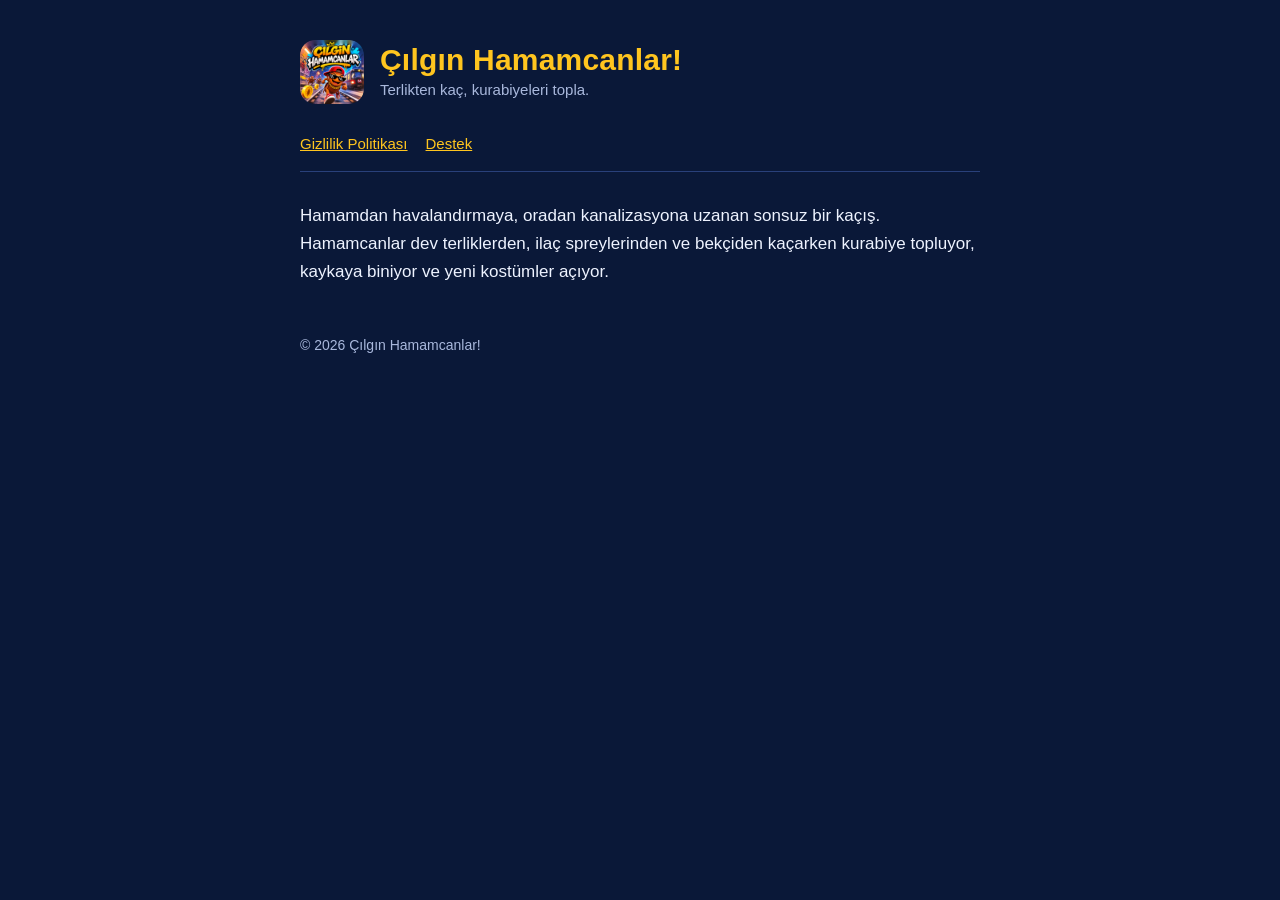
<file: index.html>
<!doctype html>
<html lang="tr"><head><meta charset="utf-8"><meta name="viewport" content="width=device-width,initial-scale=1">
<title>Çılgın Hamamcanlar!</title><link rel="stylesheet" href="style.css"></head>
<body><main>
<header><img src="icon.png" alt=""><div><h1>Çılgın Hamamcanlar!</h1><p>Terlikten kaç, kurabiyeleri topla.</p></div></header>
<nav><a href="privacy.html">Gizlilik Politikası</a><a href="support.html">Destek</a></nav>
<p>Hamamdan havalandırmaya, oradan kanalizasyona uzanan sonsuz bir kaçış. Hamamcanlar dev terliklerden, ilaç spreylerinden ve bekçiden kaçarken kurabiye topluyor, kaykaya biniyor ve yeni kostümler açıyor.</p>
<footer>© 2026 Çılgın Hamamcanlar!</footer>
</main></body></html>
</file>
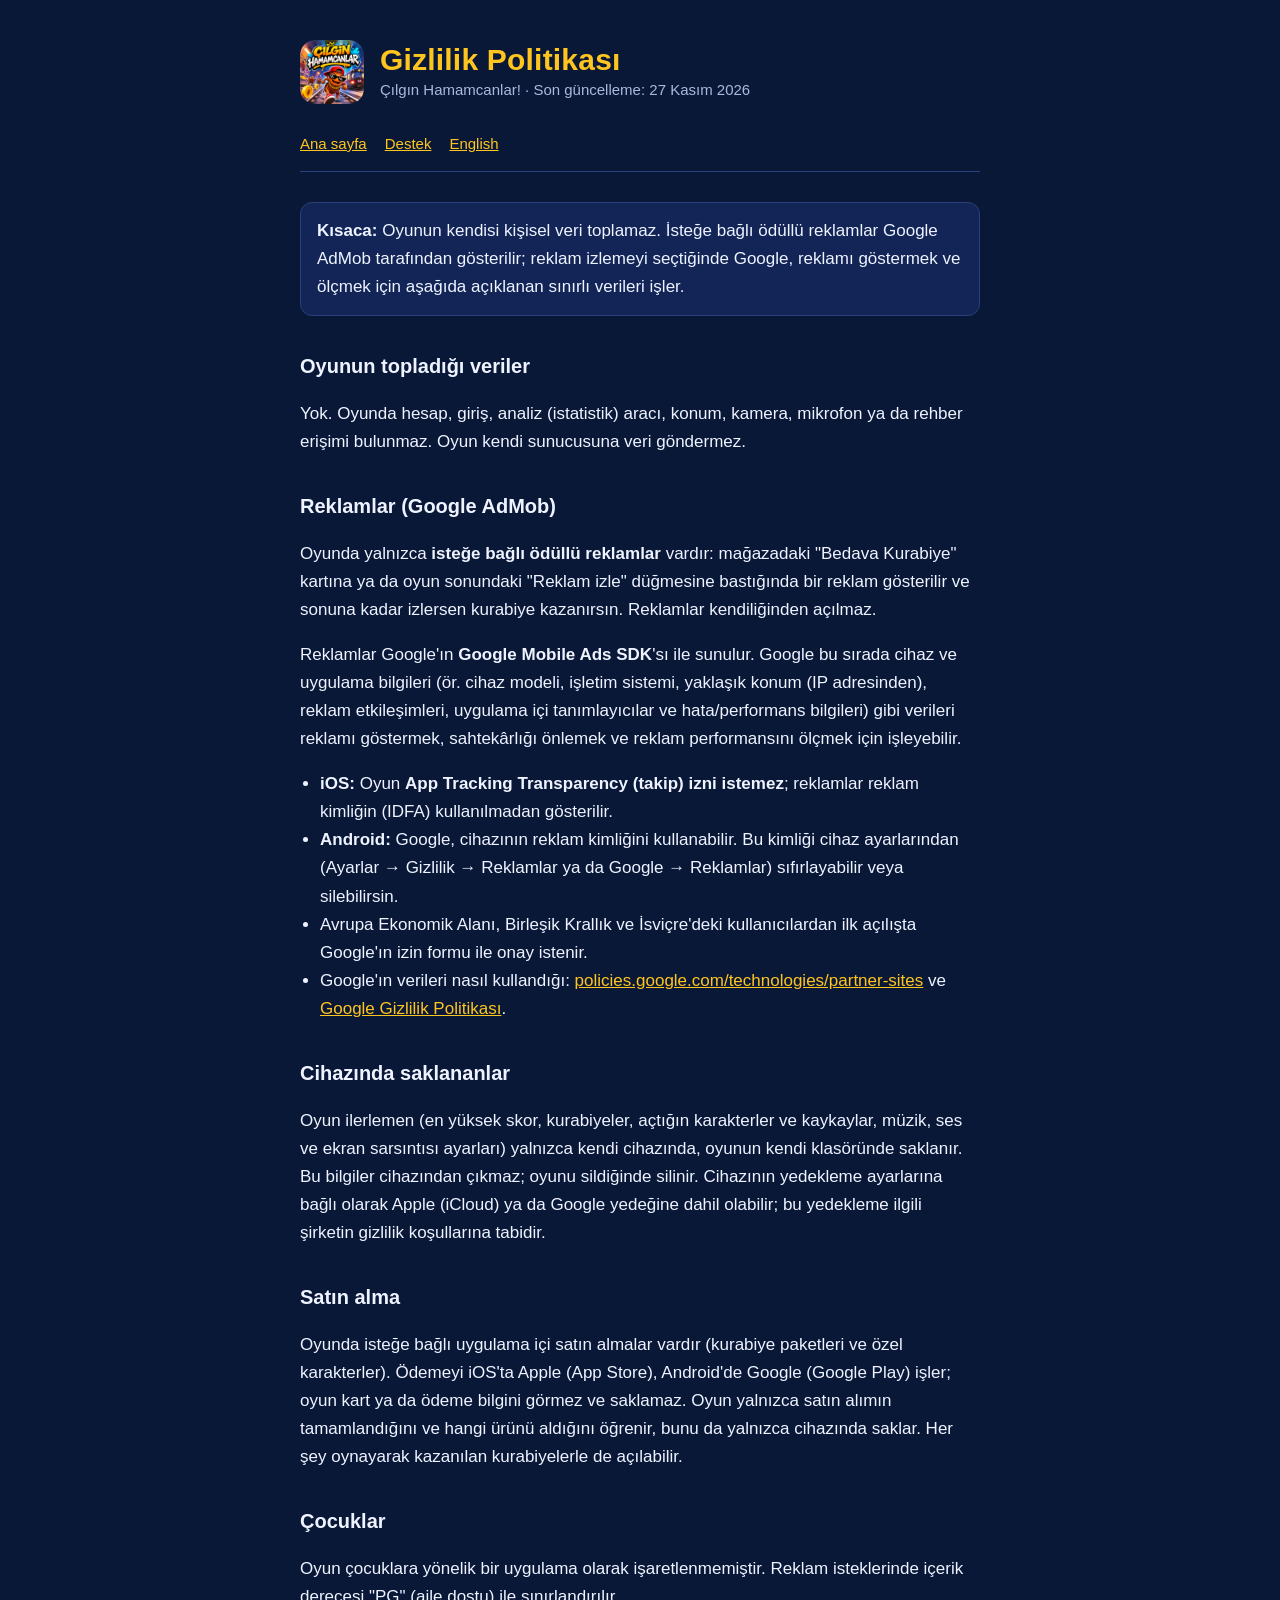
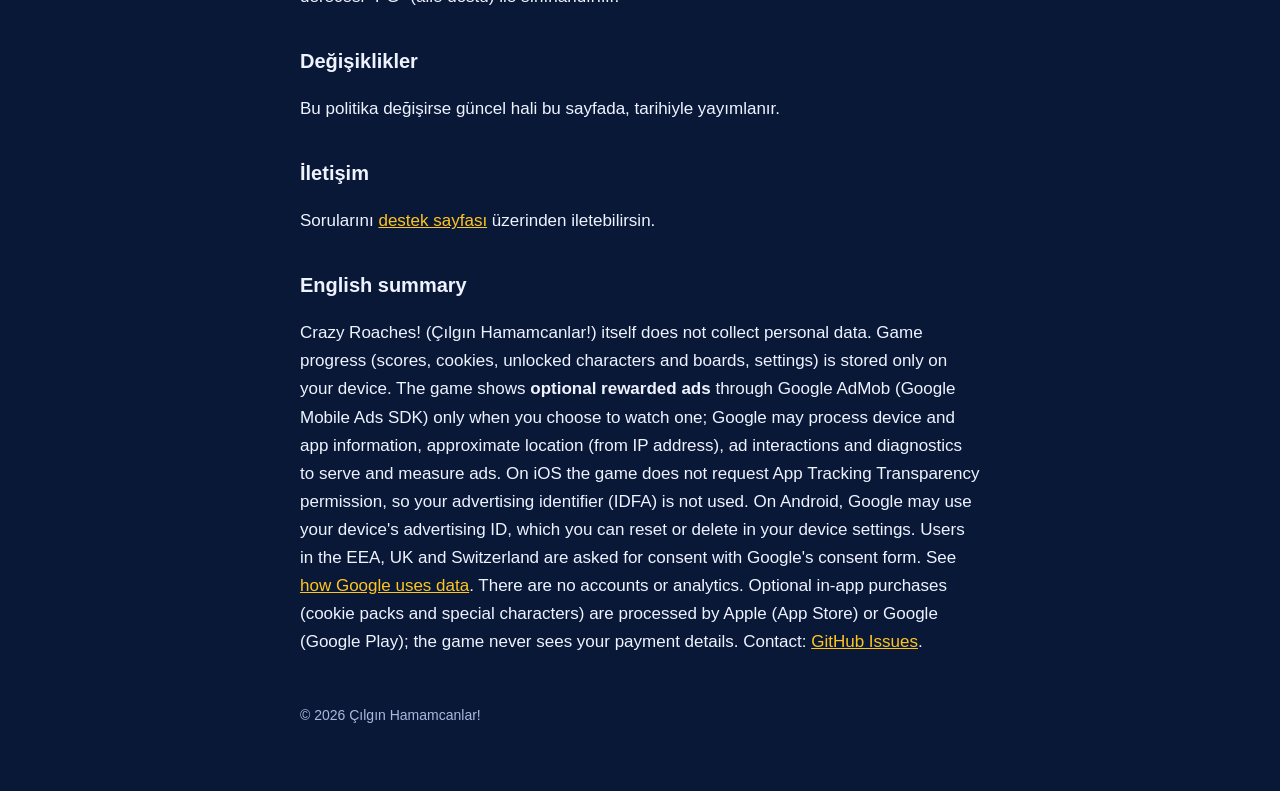
<file: privacy.html>
<!doctype html>
<html lang="tr"><head><meta charset="utf-8"><meta name="viewport" content="width=device-width,initial-scale=1">
<title>Gizlilik Politikası · Çılgın Hamamcanlar!</title><link rel="stylesheet" href="style.css"></head>
<body><main>
<header><img src="icon.png" alt=""><div><h1>Gizlilik Politikası</h1><p>Çılgın Hamamcanlar! · Son güncelleme: 27 Kasım 2026</p></div></header>
<nav><a href="./">Ana sayfa</a><a href="support.html">Destek</a><a href="#en">English</a></nav>

<p class="note"><strong>Kısaca:</strong> Oyunun kendisi kişisel veri toplamaz. İsteğe bağlı ödüllü reklamlar Google AdMob tarafından gösterilir; reklam izlemeyi seçtiğinde Google, reklamı göstermek ve ölçmek için aşağıda açıklanan sınırlı verileri işler.</p>

<h2>Oyunun topladığı veriler</h2>
<p>Yok. Oyunda hesap, giriş, analiz (istatistik) aracı, konum, kamera, mikrofon ya da rehber erişimi bulunmaz. Oyun kendi sunucusuna veri göndermez.</p>

<h2>Reklamlar (Google AdMob)</h2>
<p>Oyunda yalnızca <strong>isteğe bağlı ödüllü reklamlar</strong> vardır: mağazadaki "Bedava Kurabiye" kartına ya da oyun sonundaki "Reklam izle" düğmesine bastığında bir reklam gösterilir ve sonuna kadar izlersen kurabiye kazanırsın. Reklamlar kendiliğinden açılmaz.</p>
<p>Reklamlar Google'ın <strong>Google Mobile Ads SDK</strong>'sı ile sunulur. Google bu sırada cihaz ve uygulama bilgileri (ör. cihaz modeli, işletim sistemi, yaklaşık konum (IP adresinden), reklam etkileşimleri, uygulama içi tanımlayıcılar ve hata/performans bilgileri) gibi verileri reklamı göstermek, sahtekârlığı önlemek ve reklam performansını ölçmek için işleyebilir.</p>
<ul>
<li><strong>iOS:</strong> Oyun <strong>App Tracking Transparency (takip) izni istemez</strong>; reklamlar reklam kimliğin (IDFA) kullanılmadan gösterilir.</li>
<li><strong>Android:</strong> Google, cihazının reklam kimliğini kullanabilir. Bu kimliği cihaz ayarlarından (Ayarlar → Gizlilik → Reklamlar ya da Google → Reklamlar) sıfırlayabilir veya silebilirsin.</li>
<li>Avrupa Ekonomik Alanı, Birleşik Krallık ve İsviçre'deki kullanıcılardan ilk açılışta Google'ın izin formu ile onay istenir.</li>
<li>Google'ın verileri nasıl kullandığı: <a href="https://policies.google.com/technologies/partner-sites">policies.google.com/technologies/partner-sites</a> ve <a href="https://policies.google.com/privacy">Google Gizlilik Politikası</a>.</li>
</ul>

<h2>Cihazında saklananlar</h2>
<p>Oyun ilerlemen (en yüksek skor, kurabiyeler, açtığın karakterler ve kaykaylar, müzik, ses ve ekran sarsıntısı ayarları) yalnızca kendi cihazında, oyunun kendi klasöründe saklanır. Bu bilgiler cihazından çıkmaz; oyunu sildiğinde silinir. Cihazının yedekleme ayarlarına bağlı olarak Apple (iCloud) ya da Google yedeğine dahil olabilir; bu yedekleme ilgili şirketin gizlilik koşullarına tabidir.</p>

<h2>Satın alma</h2>
<p>Oyunda isteğe bağlı uygulama içi satın almalar vardır (kurabiye paketleri ve özel karakterler). Ödemeyi iOS'ta Apple (App Store), Android'de Google (Google Play) işler; oyun kart ya da ödeme bilgini görmez ve saklamaz. Oyun yalnızca satın alımın tamamlandığını ve hangi ürünü aldığını öğrenir, bunu da yalnızca cihazında saklar. Her şey oynayarak kazanılan kurabiyelerle de açılabilir.</p>

<h2>Çocuklar</h2>
<p>Oyun çocuklara yönelik bir uygulama olarak işaretlenmemiştir. Reklam isteklerinde içerik derecesi "PG" (aile dostu) ile sınırlandırılır.</p>

<h2>Değişiklikler</h2>
<p>Bu politika değişirse güncel hali bu sayfada, tarihiyle yayımlanır.</p>

<h2>İletişim</h2>
<p>Sorularını <a href="https://github.com/kdar2/cilgin-hamamcanlar/issues">destek sayfası</a> üzerinden iletebilirsin.</p>

<h2 id="en">English summary</h2>
<p>Crazy Roaches! (Çılgın Hamamcanlar!) itself does not collect personal data. Game progress (scores, cookies, unlocked characters and boards, settings) is stored only on your device. The game shows <strong>optional rewarded ads</strong> through Google AdMob (Google Mobile Ads SDK) only when you choose to watch one; Google may process device and app information, approximate location (from IP address), ad interactions and diagnostics to serve and measure ads. On iOS the game does not request App Tracking Transparency permission, so your advertising identifier (IDFA) is not used. On Android, Google may use your device's advertising ID, which you can reset or delete in your device settings. Users in the EEA, UK and Switzerland are asked for consent with Google's consent form. See <a href="https://policies.google.com/technologies/partner-sites">how Google uses data</a>. There are no accounts or analytics. Optional in-app purchases (cookie packs and special characters) are processed by Apple (App Store) or Google (Google Play); the game never sees your payment details. Contact: <a href="https://github.com/kdar2/cilgin-hamamcanlar/issues">GitHub Issues</a>.</p>

<footer>© 2026 Çılgın Hamamcanlar!</footer>
</main></body></html>
</file>
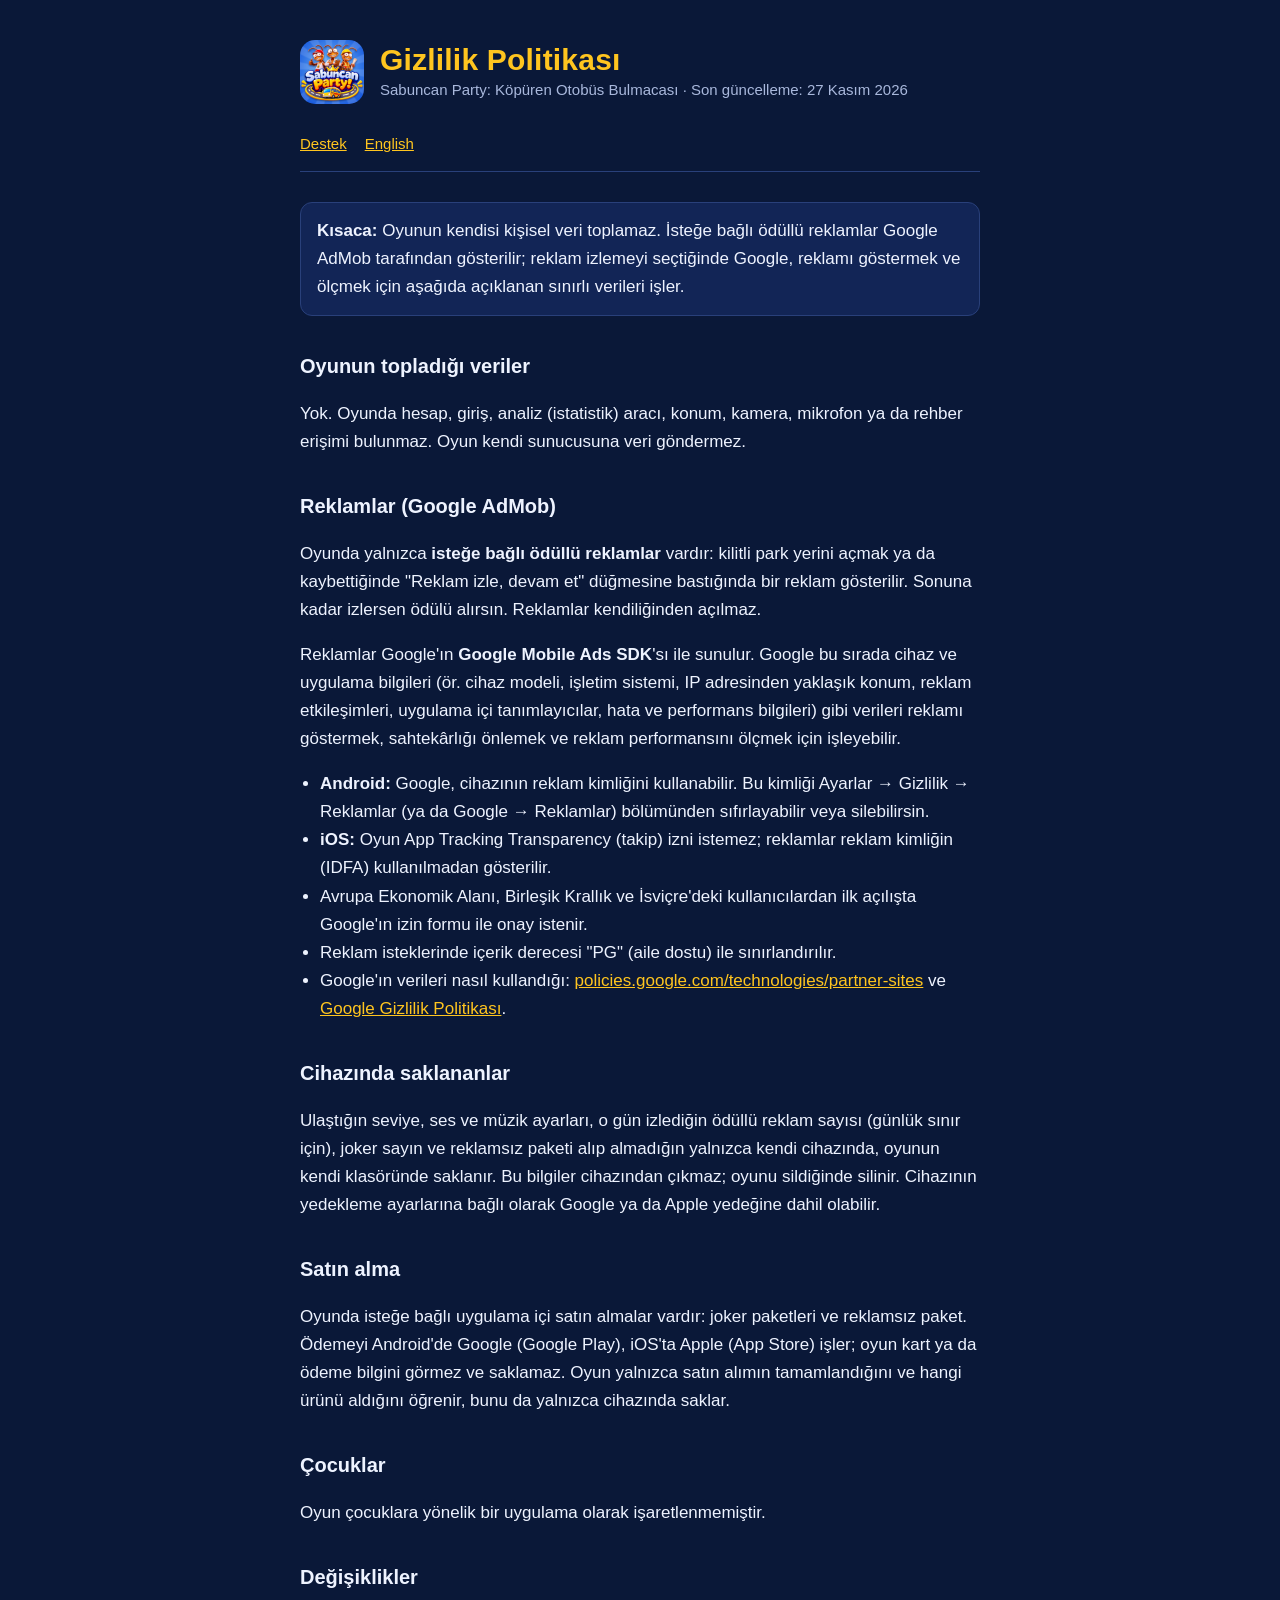
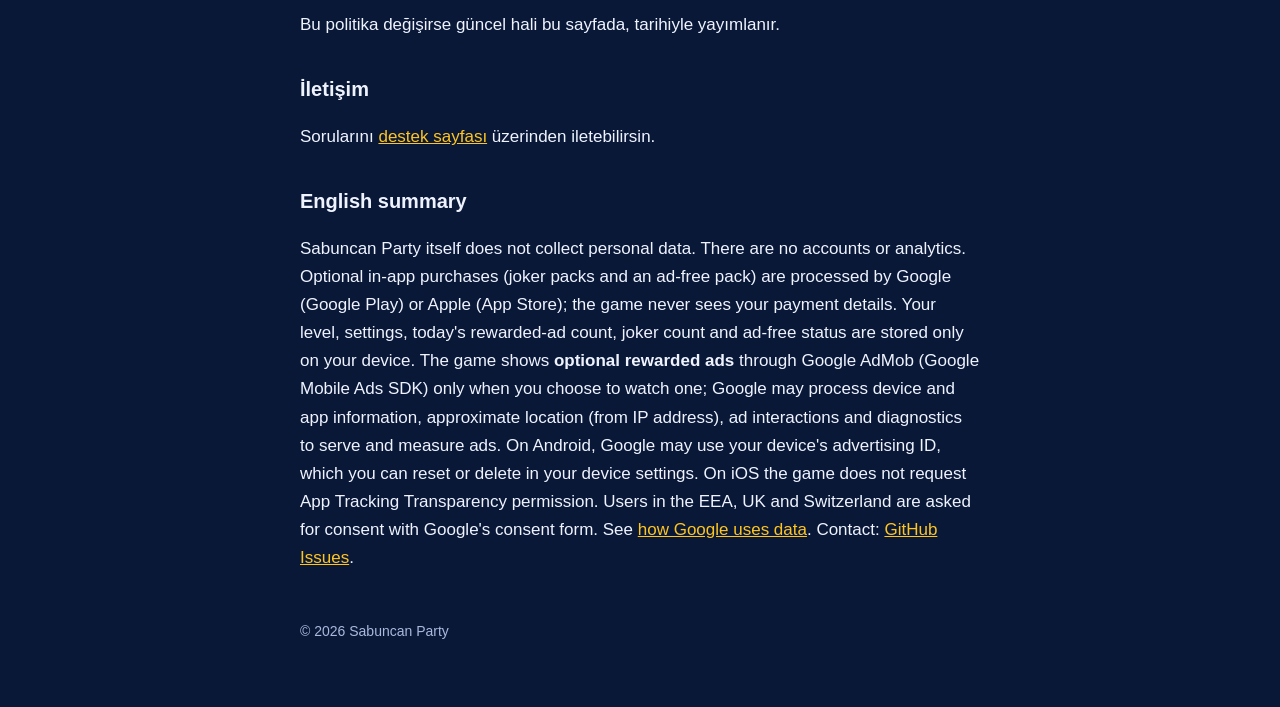
<file: sabuncan-privacy.html>
<!doctype html>
<html lang="tr"><head><meta charset="utf-8"><meta name="viewport" content="width=device-width,initial-scale=1">
<title>Gizlilik Politikası · Sabuncan Party</title><link rel="stylesheet" href="style.css"></head>
<body><main>
<header><img src="sabuncan-icon.png" alt=""><div><h1>Gizlilik Politikası</h1><p>Sabuncan Party: Köpüren Otobüs Bulmacası · Son güncelleme: 27 Kasım 2026</p></div></header>
<nav><a href="support.html">Destek</a><a href="#en">English</a></nav>

<p class="note"><strong>Kısaca:</strong> Oyunun kendisi kişisel veri toplamaz. İsteğe bağlı ödüllü reklamlar Google AdMob tarafından gösterilir; reklam izlemeyi seçtiğinde Google, reklamı göstermek ve ölçmek için aşağıda açıklanan sınırlı verileri işler.</p>

<h2>Oyunun topladığı veriler</h2>
<p>Yok. Oyunda hesap, giriş, analiz (istatistik) aracı, konum, kamera, mikrofon ya da rehber erişimi bulunmaz. Oyun kendi sunucusuna veri göndermez.</p>

<h2>Reklamlar (Google AdMob)</h2>
<p>Oyunda yalnızca <strong>isteğe bağlı ödüllü reklamlar</strong> vardır: kilitli park yerini açmak ya da kaybettiğinde "Reklam izle, devam et" düğmesine bastığında bir reklam gösterilir. Sonuna kadar izlersen ödülü alırsın. Reklamlar kendiliğinden açılmaz.</p>
<p>Reklamlar Google'ın <strong>Google Mobile Ads SDK</strong>'sı ile sunulur. Google bu sırada cihaz ve uygulama bilgileri (ör. cihaz modeli, işletim sistemi, IP adresinden yaklaşık konum, reklam etkileşimleri, uygulama içi tanımlayıcılar, hata ve performans bilgileri) gibi verileri reklamı göstermek, sahtekârlığı önlemek ve reklam performansını ölçmek için işleyebilir.</p>
<ul>
<li><strong>Android:</strong> Google, cihazının reklam kimliğini kullanabilir. Bu kimliği Ayarlar → Gizlilik → Reklamlar (ya da Google → Reklamlar) bölümünden sıfırlayabilir veya silebilirsin.</li>
<li><strong>iOS:</strong> Oyun App Tracking Transparency (takip) izni istemez; reklamlar reklam kimliğin (IDFA) kullanılmadan gösterilir.</li>
<li>Avrupa Ekonomik Alanı, Birleşik Krallık ve İsviçre'deki kullanıcılardan ilk açılışta Google'ın izin formu ile onay istenir.</li>
<li>Reklam isteklerinde içerik derecesi "PG" (aile dostu) ile sınırlandırılır.</li>
<li>Google'ın verileri nasıl kullandığı: <a href="https://policies.google.com/technologies/partner-sites">policies.google.com/technologies/partner-sites</a> ve <a href="https://policies.google.com/privacy">Google Gizlilik Politikası</a>.</li>
</ul>

<h2>Cihazında saklananlar</h2>
<p>Ulaştığın seviye, ses ve müzik ayarları, o gün izlediğin ödüllü reklam sayısı (günlük sınır için), joker sayın ve reklamsız paketi alıp almadığın yalnızca kendi cihazında, oyunun kendi klasöründe saklanır. Bu bilgiler cihazından çıkmaz; oyunu sildiğinde silinir. Cihazının yedekleme ayarlarına bağlı olarak Google ya da Apple yedeğine dahil olabilir.</p>

<h2>Satın alma</h2>
<p>Oyunda isteğe bağlı uygulama içi satın almalar vardır: joker paketleri ve reklamsız paket. Ödemeyi Android'de Google (Google Play), iOS'ta Apple (App Store) işler; oyun kart ya da ödeme bilgini görmez ve saklamaz. Oyun yalnızca satın alımın tamamlandığını ve hangi ürünü aldığını öğrenir, bunu da yalnızca cihazında saklar.</p>

<h2>Çocuklar</h2>
<p>Oyun çocuklara yönelik bir uygulama olarak işaretlenmemiştir.</p>

<h2>Değişiklikler</h2>
<p>Bu politika değişirse güncel hali bu sayfada, tarihiyle yayımlanır.</p>

<h2>İletişim</h2>
<p>Sorularını <a href="https://github.com/kdar2/cilgin-hamamcanlar/issues">destek sayfası</a> üzerinden iletebilirsin.</p>

<h2 id="en">English summary</h2>
<p>Sabuncan Party itself does not collect personal data. There are no accounts or analytics. Optional in-app purchases (joker packs and an ad-free pack) are processed by Google (Google Play) or Apple (App Store); the game never sees your payment details. Your level, settings, today's rewarded-ad count, joker count and ad-free status are stored only on your device. The game shows <strong>optional rewarded ads</strong> through Google AdMob (Google Mobile Ads SDK) only when you choose to watch one; Google may process device and app information, approximate location (from IP address), ad interactions and diagnostics to serve and measure ads. On Android, Google may use your device's advertising ID, which you can reset or delete in your device settings. On iOS the game does not request App Tracking Transparency permission. Users in the EEA, UK and Switzerland are asked for consent with Google's consent form. See <a href="https://policies.google.com/technologies/partner-sites">how Google uses data</a>. Contact: <a href="https://github.com/kdar2/cilgin-hamamcanlar/issues">GitHub Issues</a>.</p>

<footer>© 2026 Sabuncan Party</footer>
</main></body></html>
</file>
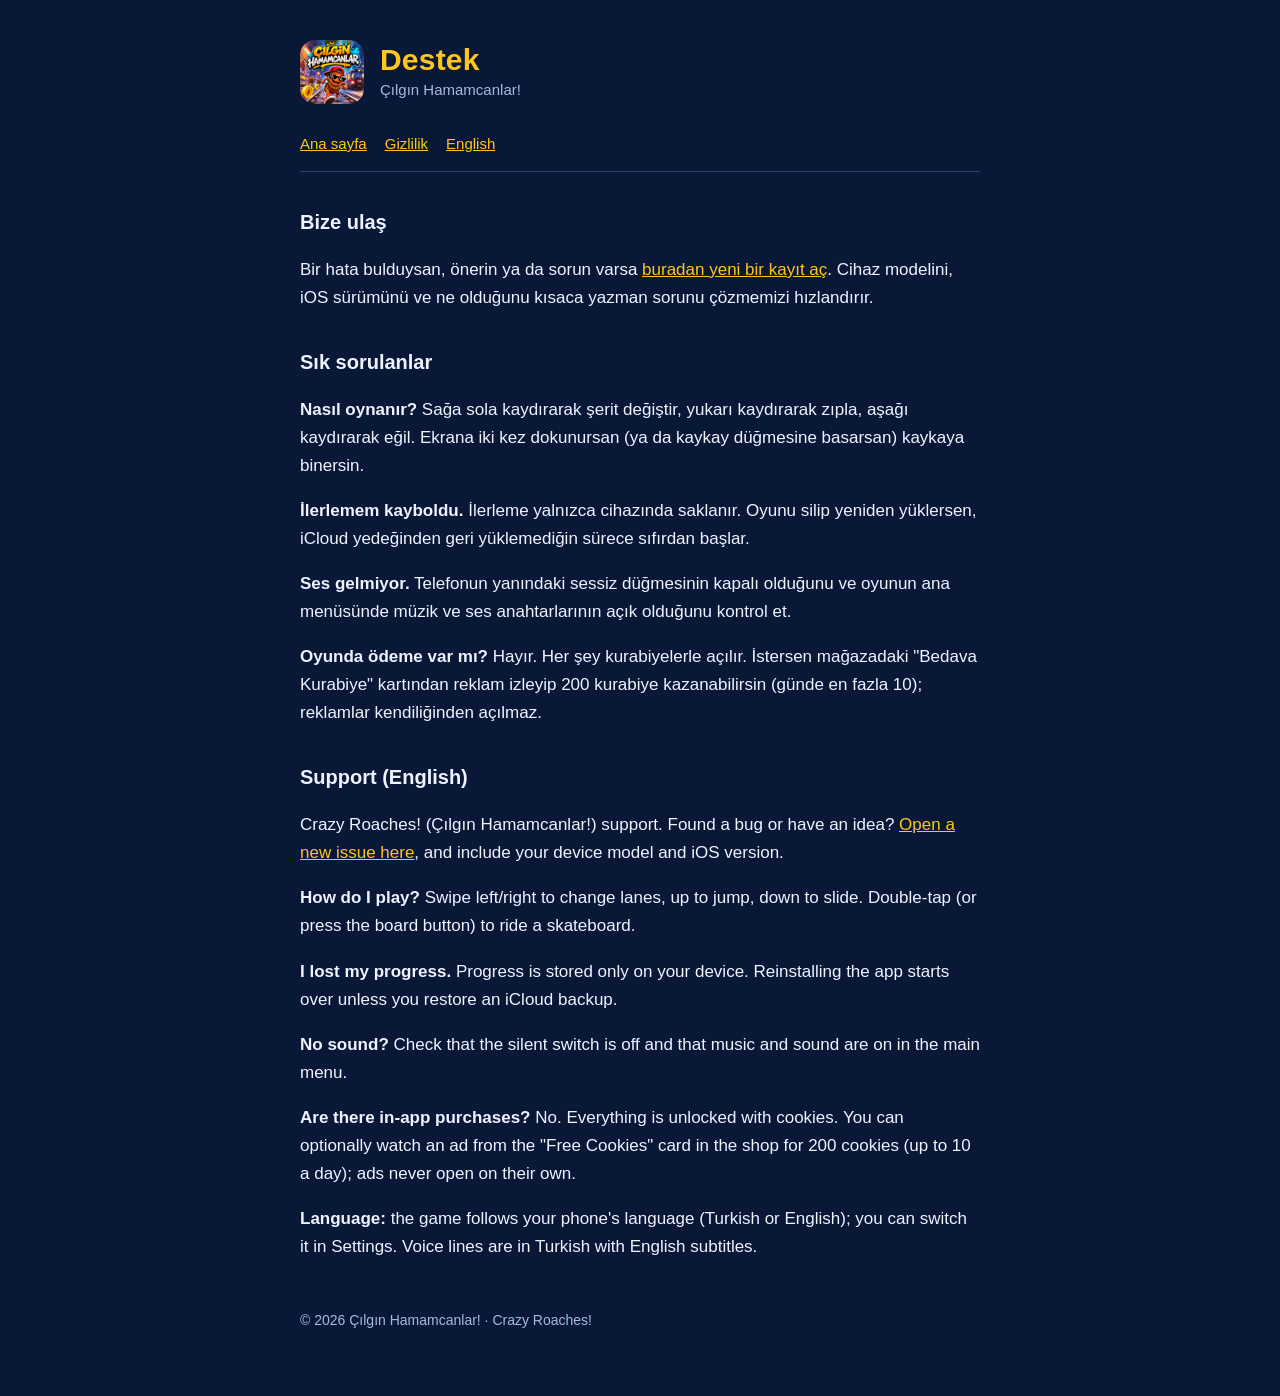
<file: support.html>
<!doctype html>
<html lang="tr"><head><meta charset="utf-8"><meta name="viewport" content="width=device-width,initial-scale=1">
<title>Destek · Çılgın Hamamcanlar!</title><link rel="stylesheet" href="style.css"></head>
<body><main>
<header><img src="icon.png" alt=""><div><h1>Destek</h1><p>Çılgın Hamamcanlar!</p></div></header>
<nav><a href="./">Ana sayfa</a><a href="privacy.html">Gizlilik</a><a href="#en">English</a></nav>

<h2>Bize ulaş</h2>
<p>Bir hata bulduysan, önerin ya da sorun varsa <a href="https://github.com/kdar2/cilgin-hamamcanlar/issues/new">buradan yeni bir kayıt aç</a>. Cihaz modelini, iOS sürümünü ve ne olduğunu kısaca yazman sorunu çözmemizi hızlandırır.</p>

<h2>Sık sorulanlar</h2>
<p><strong>Nasıl oynanır?</strong> Sağa sola kaydırarak şerit değiştir, yukarı kaydırarak zıpla, aşağı kaydırarak eğil. Ekrana iki kez dokunursan (ya da kaykay düğmesine basarsan) kaykaya binersin.</p>
<p><strong>İlerlemem kayboldu.</strong> İlerleme yalnızca cihazında saklanır. Oyunu silip yeniden yüklersen, iCloud yedeğinden geri yüklemediğin sürece sıfırdan başlar.</p>
<p><strong>Ses gelmiyor.</strong> Telefonun yanındaki sessiz düğmesinin kapalı olduğunu ve oyunun ana menüsünde müzik ve ses anahtarlarının açık olduğunu kontrol et.</p>
<p><strong>Oyunda ödeme var mı?</strong> Hayır. Her şey kurabiyelerle açılır. İstersen mağazadaki "Bedava Kurabiye" kartından reklam izleyip 200 kurabiye kazanabilirsin (günde en fazla 10); reklamlar kendiliğinden açılmaz.</p>

<h2 id="en">Support (English)</h2>
<p>Crazy Roaches! (Çılgın Hamamcanlar!) support. Found a bug or have an idea? <a href="https://github.com/kdar2/cilgin-hamamcanlar/issues/new">Open a new issue here</a>, and include your device model and iOS version.</p>
<p><strong>How do I play?</strong> Swipe left/right to change lanes, up to jump, down to slide. Double-tap (or press the board button) to ride a skateboard.</p>
<p><strong>I lost my progress.</strong> Progress is stored only on your device. Reinstalling the app starts over unless you restore an iCloud backup.</p>
<p><strong>No sound?</strong> Check that the silent switch is off and that music and sound are on in the main menu.</p>
<p><strong>Are there in-app purchases?</strong> No. Everything is unlocked with cookies. You can optionally watch an ad from the "Free Cookies" card in the shop for 200 cookies (up to 10 a day); ads never open on their own.</p>
<p><strong>Language:</strong> the game follows your phone's language (Turkish or English); you can switch it in Settings. Voice lines are in Turkish with English subtitles.</p>

<footer>© 2026 Çılgın Hamamcanlar! · Crazy Roaches!</footer>
</main></body></html>
</file>
<file: style.css>
:root { --navy:#0a1838; --navy-2:#122556; --gold:#ffc51f; --text:#eef3ff; --muted:#a9b8dc; --line:#29407a; }
* { box-sizing:border-box; }
html { -webkit-text-size-adjust:100%; }
body { margin:0; background:var(--navy); color:var(--text); font:17px/1.65 -apple-system, BlinkMacSystemFont, "Segoe UI", Roboto, sans-serif; }
main { max-width:720px; margin:0 auto; padding:40px 20px 64px; }
header { display:flex; align-items:center; gap:16px; margin-bottom:28px; }
header img { width:64px; height:64px; border-radius:15px; }
header p { margin:0; color:var(--muted); font-size:15px; }
h1 { font-size:30px; line-height:1.2; margin:0; color:var(--gold); letter-spacing:.2px; }
h2 { font-size:20px; margin:34px 0 8px; }
a { color:var(--gold); }
nav { display:flex; gap:18px; margin:0 0 30px; padding-bottom:14px; border-bottom:1px solid var(--line); font-size:15px; }
.note { background:var(--navy-2); border:1px solid var(--line); border-radius:12px; padding:14px 16px; }
footer { margin-top:48px; color:var(--muted); font-size:14px; }
ul { padding-left:20px; }
</file>
